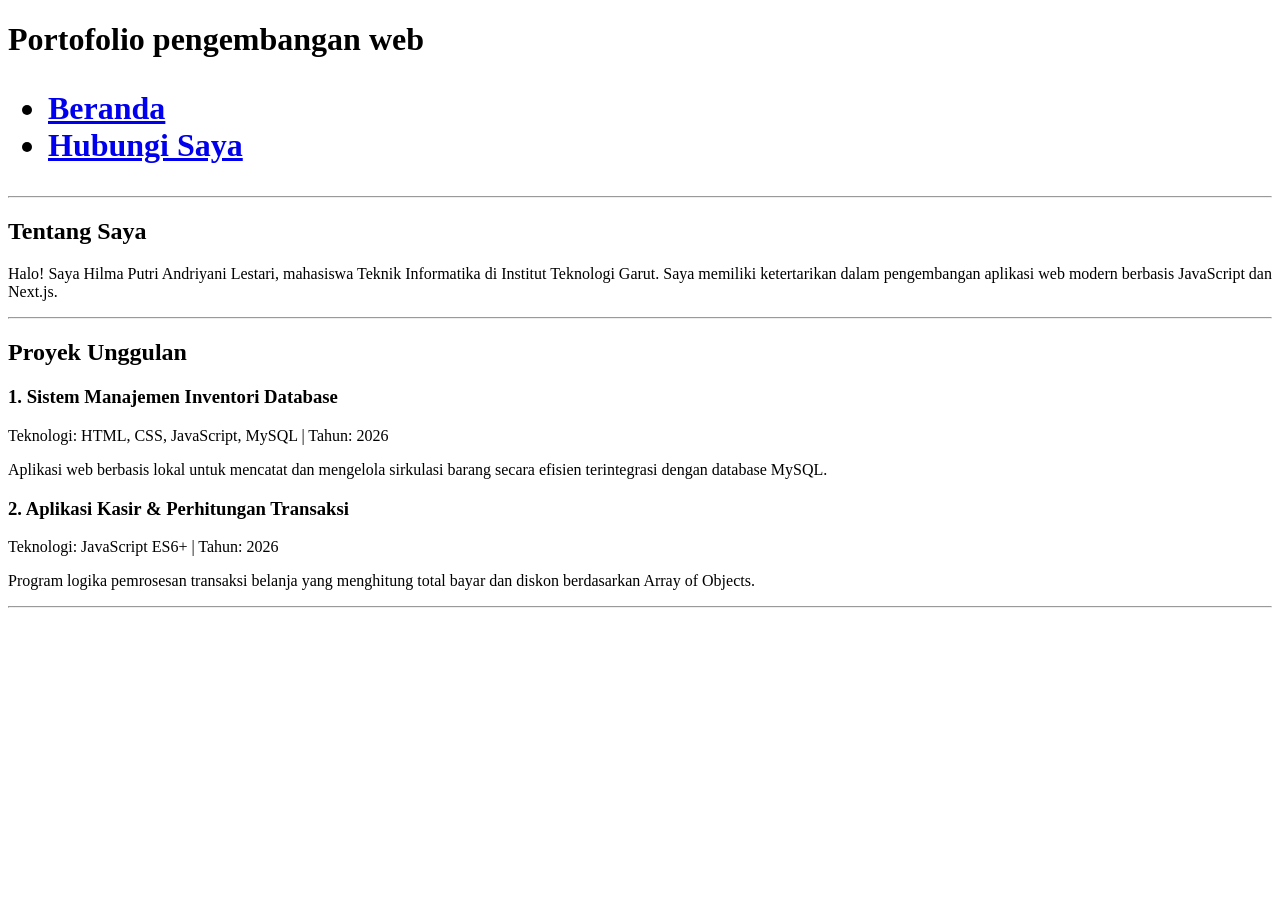
<file: P2/index.html>
<!DOCTYPE html>
<html lang="id">
<head>
 <meta charset="UTF-8">
 <meta name="viewport" content="width=device-width, initial-scale=1.0">
 <title>Modul 2 - Web Portofolio Mahasiswa</title>
</head>
<body>
    <header>
        <h1>Portofolio pengembangan web</h1><h1>
        <nav>
            <ul>
                <li><a href="index.html">Beranda</a></li>
                <li><a href="kontak.html">Hubungi Saya</a></li>
            </ul>
        </nav>
    </header>
    <hr>
    <main>
        <section id="tentang">
            <h2>Tentang Saya</h2>
            <p>Halo! Saya Hilma Putri Andriyani Lestari, mahasiswa Teknik Informatika di Institut Teknologi Garut. Saya memiliki ketertarikan dalam pengembangan aplikasi web modern berbasis JavaScript dan Next.js.</p>
        </section>
        <hr>
        <section id="proyek">
            <h2>Proyek Unggulan</h2>
            <article>
                <header>
                    <h3>1. Sistem Manajemen Inventori Database</h3>
                    <p>Teknologi: HTML, CSS, JavaScript, MySQL | Tahun: <time datetime="2026">2026</time></p>
                </header>
                <p>Aplikasi web berbasis lokal untuk mencatat dan mengelola sirkulasi barang secara efisien terintegrasi dengan database MySQL.</p>
            </article>
            <article>
                <header>
                    <h3>2. Aplikasi Kasir & Perhitungan Transaksi</h3>
                    <p>Teknologi: JavaScript ES6+ | Tahun: <time datetime="2026">2026</time></p>
                </header>
                <p>Program logika pemrosesan transaksi belanja yang menghitung total bayar dan diskon berdasarkan Array of Objects.</p>
            </article>
        </section>
        <hr>
    </main>
</file>
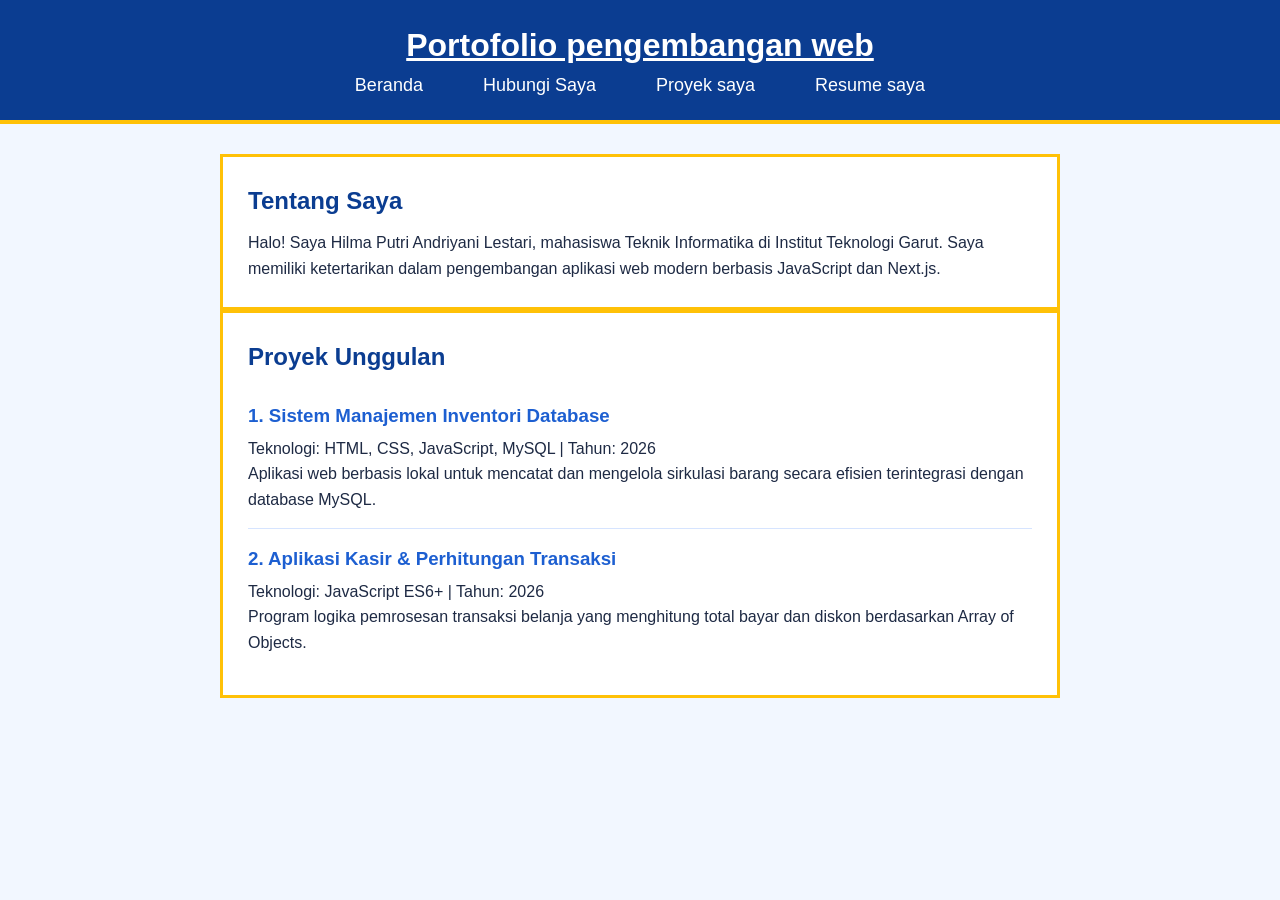
<file: P3/index.html>
<!DOCTYPE html>
<html lang="id">
<head>
 <meta charset="UTF-8">
 <meta name="viewport" content="width=device-width, initial-scale=1.0">
 <title>Modul 2 - Web Portofolio Mahasiswa</title>
 <link rel="stylesheet" href="style.css">
</head>
<body>
    <header>
        <h1>Portofolio pengembangan web</h1>
        <nav>
            <ul>
                <li><a href="index.html">Beranda</a></li>
                <li><a href="kontak.html">Hubungi Saya</a></li>
                <li><a href="project.html">Proyek saya</a></li>
                <li><a href="resume.html">Resume saya</a></li>
            </ul>
        </nav>
    </header>
    <hr>
    <main>
        <section id="tentang">
            <h2>Tentang Saya</h2>
            <p>Halo! Saya Hilma Putri Andriyani Lestari, mahasiswa Teknik Informatika di Institut Teknologi Garut. Saya memiliki ketertarikan dalam pengembangan aplikasi web modern berbasis JavaScript dan Next.js.</p>
        </section>
        <hr>
        <section id="proyek">
            <h2>Proyek Unggulan</h2>
            <article>
                <header>
                    <h3>1. Sistem Manajemen Inventori Database</h3>
                    <p>Teknologi: HTML, CSS, JavaScript, MySQL | Tahun: <time datetime="2026">2026</time></p>
                </header>
                <p>Aplikasi web berbasis lokal untuk mencatat dan mengelola sirkulasi barang secara efisien terintegrasi dengan database MySQL.</p>
            </article>
            <article>
                <header>
                    <h3>2. Aplikasi Kasir & Perhitungan Transaksi</h3>
                    <p>Teknologi: JavaScript ES6+ | Tahun: <time datetime="2026">2026</time></p>
                </header>
                <p>Program logika pemrosesan transaksi belanja yang menghitung total bayar dan diskon berdasarkan Array of Objects.</p>
            </article>
        </section>
        <hr>
    </main>
</file>
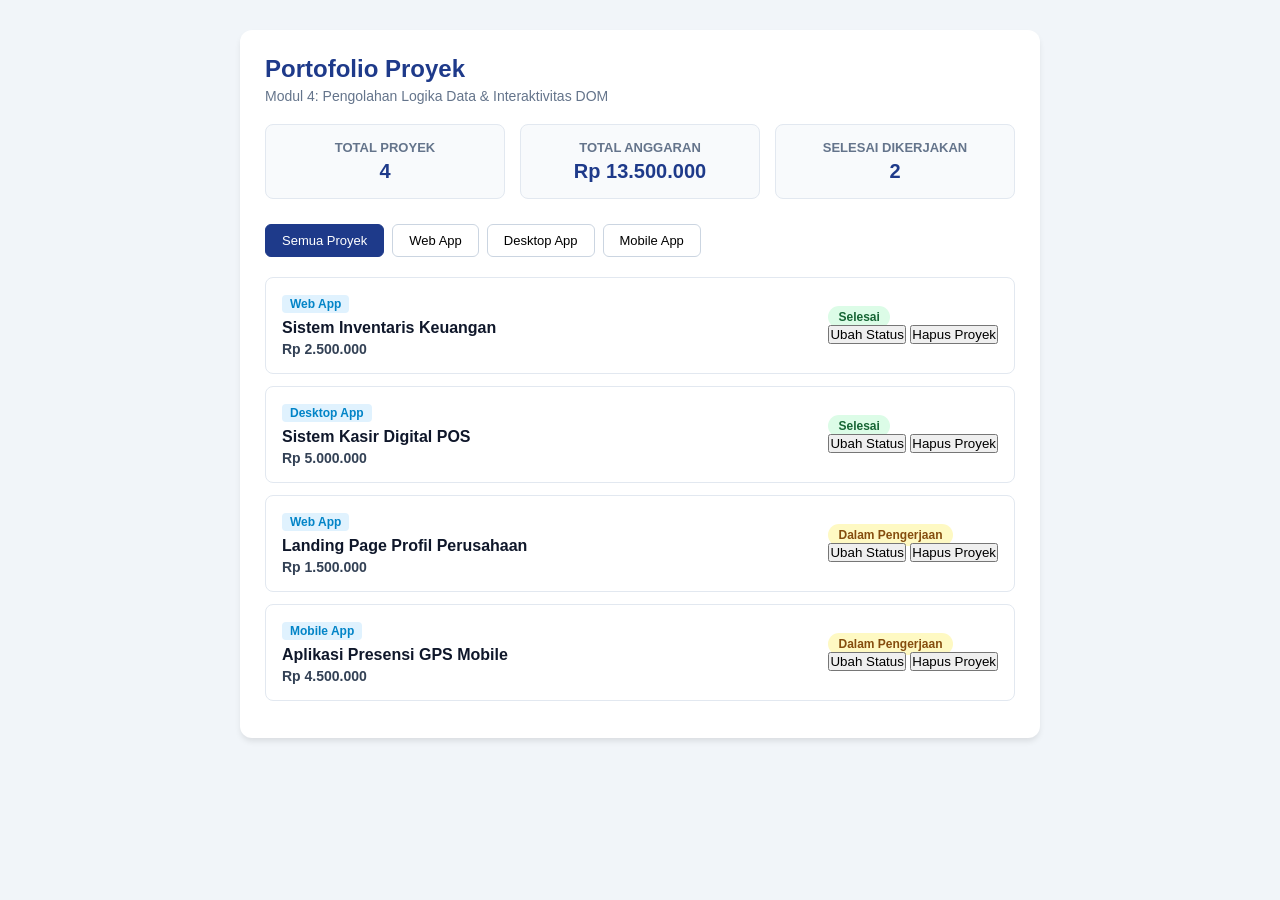
<file: P4/index.html>
<!DOCTYPE html>
<html lang="id">
<head>
  <meta charset="UTF-8">
  <meta name="viewport" content="width=device-width, initial-scale=1.0">
  <title>Dashboard Portofolio Proyek - Modul 4</title>
  <style>
    * {
      box-sizing: border-box;
      margin: 0;
      padding: 0;
      font-family: 'Segoe UI', Tahoma, Geneva, sans-serif;
    }

    body {
      background-color: #f1f5f9;
      color: #131d35;
      padding: 30px 15px;
    }

    .container {
      max-width: 800px;
      margin: 0 auto;
      background: #ffffff;
      border-radius: 12px;
      padding: 25px;
      box-shadow: 0 4px 6px -1px rgba(0, 0, 0, 0.1);
    }

    h1 {
      color: #1e3a8a;
      font-size: 24px;
      margin-bottom: 5px;
    }

    p.subtitle {
      color: #64748b;
      margin-bottom: 20px;
      font-size: 14px;
    }

    .stats-grid {
      display: grid;
      grid-template-columns: repeat(auto-fit, minmax(200px, 1fr));
      gap: 15px;
      margin-bottom: 25px;
    }

    .stat-card {
      background: #f8fafc;
      border: 1px solid #e2e8f0;
      border-radius: 8px;
      padding: 15px;
      text-align: center;
    }

    .stat-card h3 {
      font-size: 13px;
      color: #64748b;
      text-transform: uppercase;
      margin-bottom: 5px;
    }

    .stat-card p {
      font-size: 20px;
      font-weight: bold;
      color: #1e3a8a;
    }

    .filter-group {
      display: flex;
      gap: 8px;
      margin-bottom: 20px;
      flex-wrap: wrap;
    }

    .btn-filter {
      padding: 8px 16px;
      border: 1px solid #cbd5e1;
      background: #ffffff;
      border-radius: 6px;
      cursor: pointer;
      font-size: 13px;
      font-weight: 500;
      transition: all 0.2s;
    }

    .btn-filter.active,
    .btn-filter:hover {
      background: #1e3a8a;
      color: #ffffff;
      border-color: #1e3a8a;
    }

    .project-card {
      border: 1px solid #e2e8f0;
      border-radius: 8px;
      padding: 16px;
      margin-bottom: 12px;
      display: flex;
      justify-content: space-between;
      align-items: center;
      background: #ffffff;
      transition: transform 0.15s ease;
    }

    .project-card:hover {
      transform: translateY(-2px);
      box-shadow: 0 4px 6px rgba(0, 0, 0, 0.05);
    }

    .project-info h4 {
      font-size: 16px;
      color: #0f172a;
      margin-bottom: 4px;
    }

    .project-category {
      display: inline-block;
      font-size: 12px;
      color: #0284c7;
      background: #e0f2fe;
      padding: 2px 8px;
      border-radius: 4px;
      margin-bottom: 6px;
      font-weight: 600;
    }

    .project-budget {
      font-size: 14px;
      color: #334155;
      font-weight: 600;
    }

    .badge {
      padding: 4px 10px;
      border-radius: 20px;
      font-size: 12px;
      font-weight: 600;
    }

    .badge-success {
      background: #dcfce7;
      color: #166534;
    }

    .badge-pending {
      background: #fef9c3;
      color: #854d0e;
    }
  </style>
</head>
<body>

  <div class="container">
    <h1>Portofolio Proyek</h1>
    <p class="subtitle">Modul 4: Pengolahan Logika Data & Interaktivitas DOM</p>

    <!-- Kartu Ringkasan Statistik -->
    <div class="stats-grid">
      <div class="stat-card">
        <h3>Total Proyek</h3>
        <p id="stat-total-projects">0</p>
      </div>
      <div class="stat-card">
        <h3>Total Anggaran</h3>
        <p id="stat-total-budget">Rp 0</p>
      </div>
      <div class="stat-card">
        <h3>Selesai Dikerjakan</h3>
        <p id="stat-completed-projects">0</p>
      </div>
    </div>

    <!-- Tombol Filter Kategori -->
    <div class="filter-group">
      <button class="btn-filter active" data-category="Semua">Semua Proyek</button>
      <button class="btn-filter" data-category="Web App">Web App</button>
      <button class="btn-filter" data-category="Desktop App">Desktop App</button>
      <button class="btn-filter" data-category="Mobile App">Mobile App</button>
    </div>

    <!-- Kontainer Daftar Proyek -->
    <div id="project-list"></div>
  </div>

  <script src="main.js"></script>
</body>
</html>
</file>
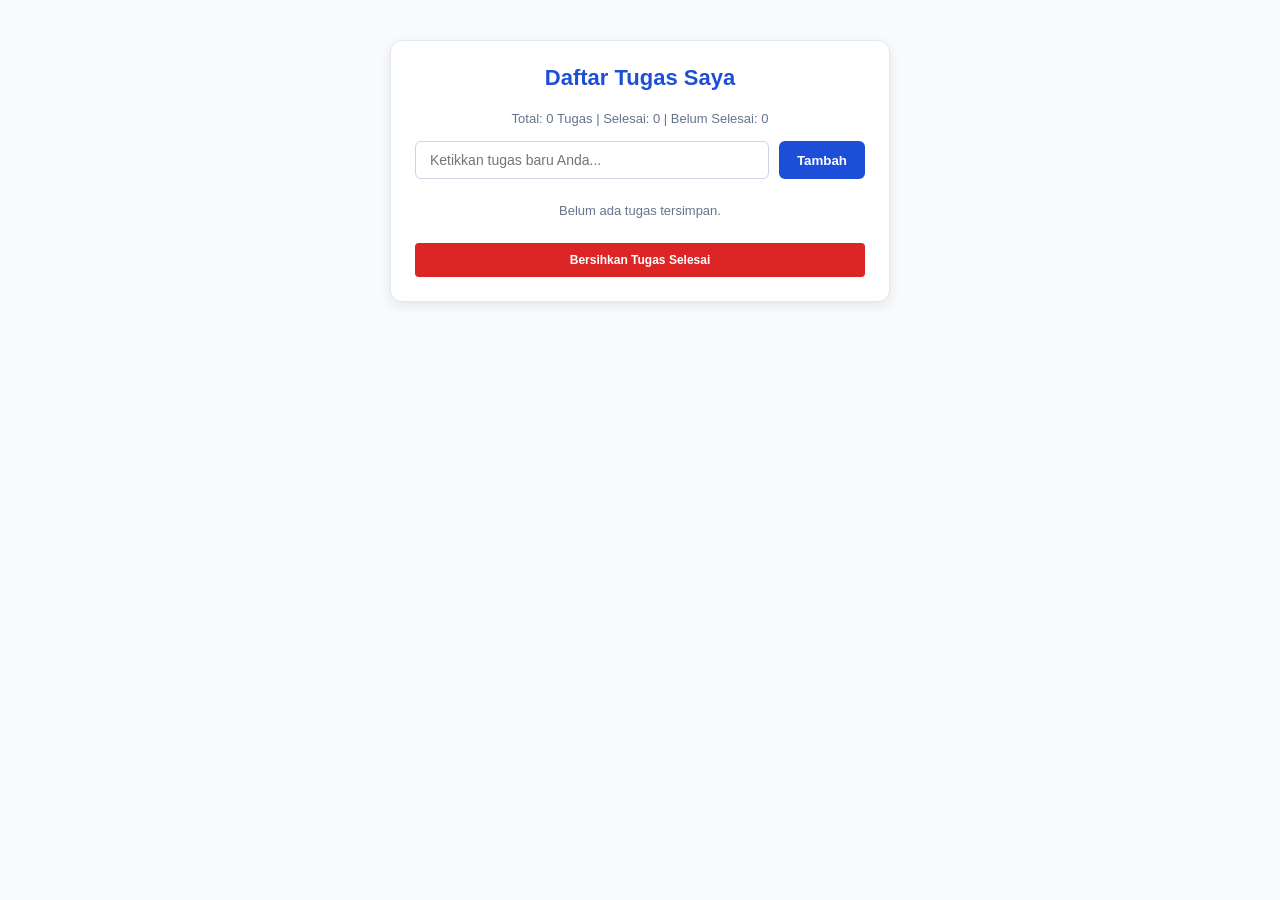
<file: P5/index.html>
<!DOCTYPE html>
<html lang="id">
<head>
    <meta charset="UTF-8">
    <meta name="viewport" content="width=device-width, initial-scale=1.0">
    <title>Aplikasi To-Do List - Modul 5</title>
    <link rel="stylesheet" href="style.css">
</head>
<body>
<div class="todo-app">
  <h2>Daftar Tugas Saya</h2>

  <!-- Fitur 1: Elemen Penghitung Tugas -->
  <div id="taskCounter" style="text-align: center; font-size: 13px; color: #64748b; margin-bottom: 15px;">
    Total: 0 Tugas | Selesai: 0 | Belum Selesai: 0
  </div>

  <!-- Form Input Tugas -->
  <form id="todoForm" novalidate>
    <div class="input-section">
      <input type="text" id="taskInput" placeholder="Ketikkan tugas baru Anda...">
      <button type="submit" class="add-btn">Tambah</button>
    </div>
    <div class="error-message" id="inputError">
      Tugas tidak boleh kosong atau kurang dari 3 karakter!
    </div>
  </form>

  <!-- Daftar Tugas -->
  <ul class="todo-list" id="todoList"></ul>

  <!-- Fitur 2: Tombol Bersihkan Tugas Selesai -->
  <button id="clearCompletedBtn" class="action-btn delete-btn" style="width: 100%; margin-top: 15px; padding: 10px;">
    Bersihkan Tugas Selesai
  </button>
</div>

    <script src="script.js"></script>
</body>
</html>
</file>
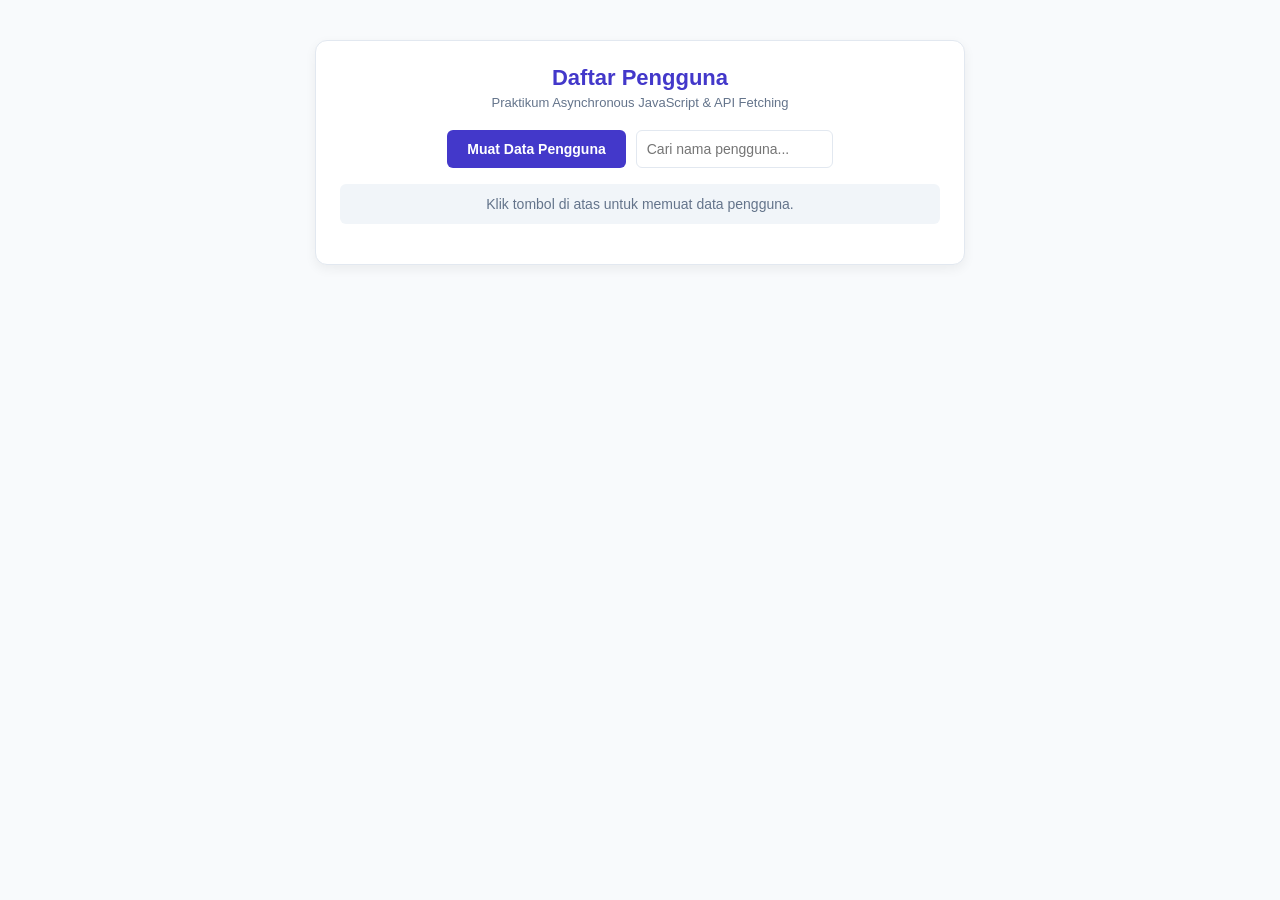
<file: P6/index.html>
<!DOCTYPE html>
<html lang="id">
<head>
  <meta charset="UTF-8">
  <meta name="viewport" content="width=device-width, initial-scale=1.0">
  <title>Modul 6 User Directory App</title>
  <link rel="stylesheet" href="style.css">
</head>
<body>
  <div class="container">
    <h2>Daftar Pengguna</h2>
    <p class="subtitle">Praktikum Asynchronous JavaScript & API Fetching</p>
    
    <!-- Tombol Aksi & Input Pencarian -->
    <div class="actions-bar">
      <button id="btnFetch" class="btn-primary">Muat Data Pengguna</button>
      <input type="text" id="searchInput" placeholder="Cari nama pengguna..." style="margin-left: 10px; padding: 10px; border-radius: 6px; border: 1px solid #e2e8f0; font-size: 14px;">
    </div>

    <!-- Indikator Status -->
    <div id="statusMessage" class="status-msg">Klik tombol di atas untuk memuat data pengguna.</div>

    <!-- Kontainer Kartu Pengguna -->
    <div id="userList" class="user-grid"></div>
  </div>

  <script src="script.js"></script>
</body>
</html>
</file>
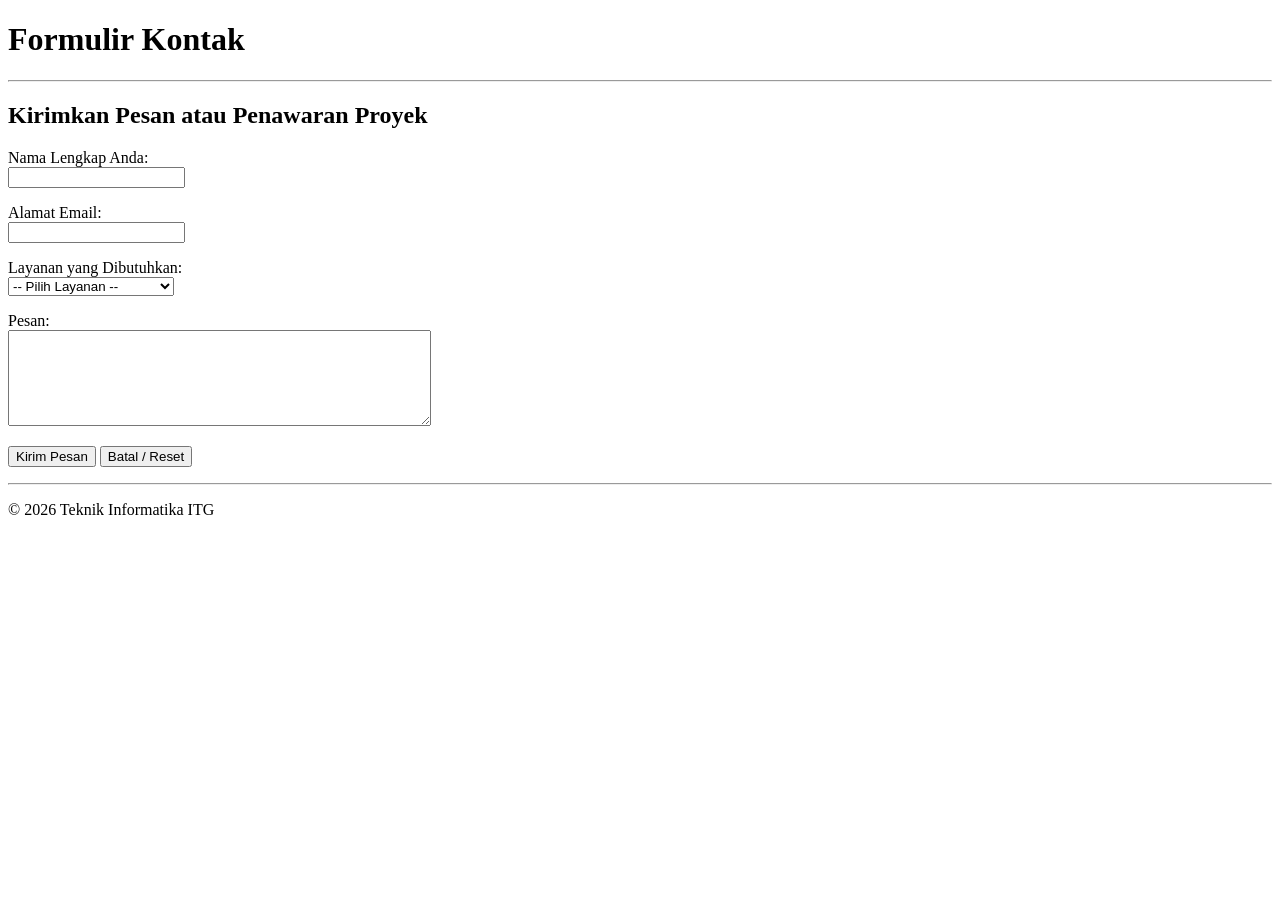
<file: P2/kontak.html>
<!DOCTYPE html>
<html lang="id">
<head>
    <meta charset="UTF-8">
    <meta name="viewport" content="width=device-width, initial-scale=1.0">
    <title>Modul 2 - Form Kontak</title>
</head>
<body>
    <header>
        <h1>Formulir Kontak</h1>
    </header>
    <hr>
    <main>
        <section>
            <h2>Kirimkan Pesan atau Penawaran Proyek</h2>
            <form>

                <p>
                    <label for="nama_pengirim">Nama Lengkap Anda:</label><br>
                    <input type="text" id="nama_pengirim" name="nama_pengirim">
                </p>
                <p>
                    <label for="email_pengirim">Alamat Email:</label><br>
                    <input type="email" id="email_pengirim" name="email_pengirim">
                </p>
                <p>
                    <label for="jenis_layanan">Layanan yang Dibutuhkan:</label><br>
                    <select id="jenis_layanan" name="jenis_layanan">
                        <option value="">-- Pilih Layanan --</option>
                        <option value="web">Pembuatan Web</option>
                        <option value="app">Pengembangan Aplikasi</option>
                        <option value="other">Lain-lain</option>
                    </select>
                </p>
                <p>
                    <label for="pesan">Pesan:</label><br>
                    <textarea id="pesan" name="pesan" rows="6" cols="50"></textarea>
                </p>
                <p>
                    <button type="submit">Kirim Pesan</button>
                    <button type="reset">Batal / Reset</button>
                </p>
            </form>
        </section>
    </main>
    <hr>
    <footer>
        <p>&copy; 2026 Teknik Informatika ITG</p>
    </footer>
</body>
</html>
</file>
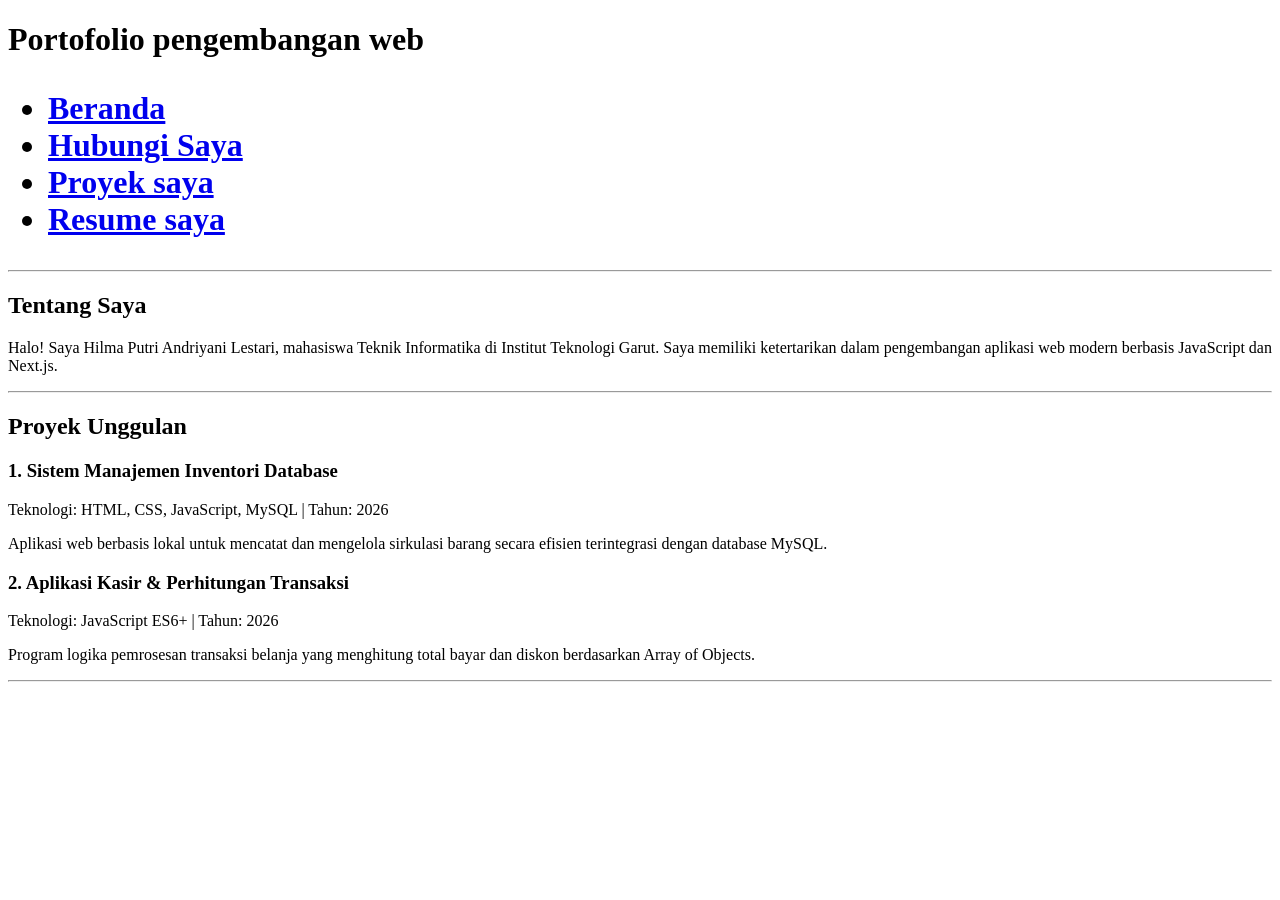
<file: P2/project.html>
<!DOCTYPE html>
<html lang="id">
<head>
 <meta charset="UTF-8">
 <meta name="viewport" content="width=device-width, initial-scale=1.0">
 <title>Modul 2 - Web Portofolio Mahasiswa</title>
</head>
<body>
    <header>
        <h1>Portofolio pengembangan web</h1><h1>
        <nav>
            <ul>
                <li><a href="index.html">Beranda</a></li>
                <li><a href="kontak.html">Hubungi Saya</a></li>
                <li><a href="project.html">Proyek saya</a></li>
                <li><a href="resume.html">Resume saya</a></li>
            </ul>
        </nav>
    </header>
    <hr>
    <main>
        <section id="tentang">
            <h2>Tentang Saya</h2>
            <p>Halo! Saya Hilma Putri Andriyani Lestari, mahasiswa Teknik Informatika di Institut Teknologi Garut. Saya memiliki ketertarikan dalam pengembangan aplikasi web modern berbasis JavaScript dan Next.js.</p>
        </section>
        <hr>
        <section id="proyek">
            <h2>Proyek Unggulan</h2>
            <article>
                <header>
                    <h3>1. Sistem Manajemen Inventori Database</h3>
                    <p>Teknologi: HTML, CSS, JavaScript, MySQL | Tahun: <time datetime="2026">2026</time></p>
                </header>
                <p>Aplikasi web berbasis lokal untuk mencatat dan mengelola sirkulasi barang secara efisien terintegrasi dengan database MySQL.</p>
            </article>
            <article>
                <header>
                    <h3>2. Aplikasi Kasir & Perhitungan Transaksi</h3>
                    <p>Teknologi: JavaScript ES6+ | Tahun: <time datetime="2026">2026</time></p>
                </header>
                <p>Program logika pemrosesan transaksi belanja yang menghitung total bayar dan diskon berdasarkan Array of Objects.</p>
            </article>
        </section>
        <hr>
    </main>
</file>
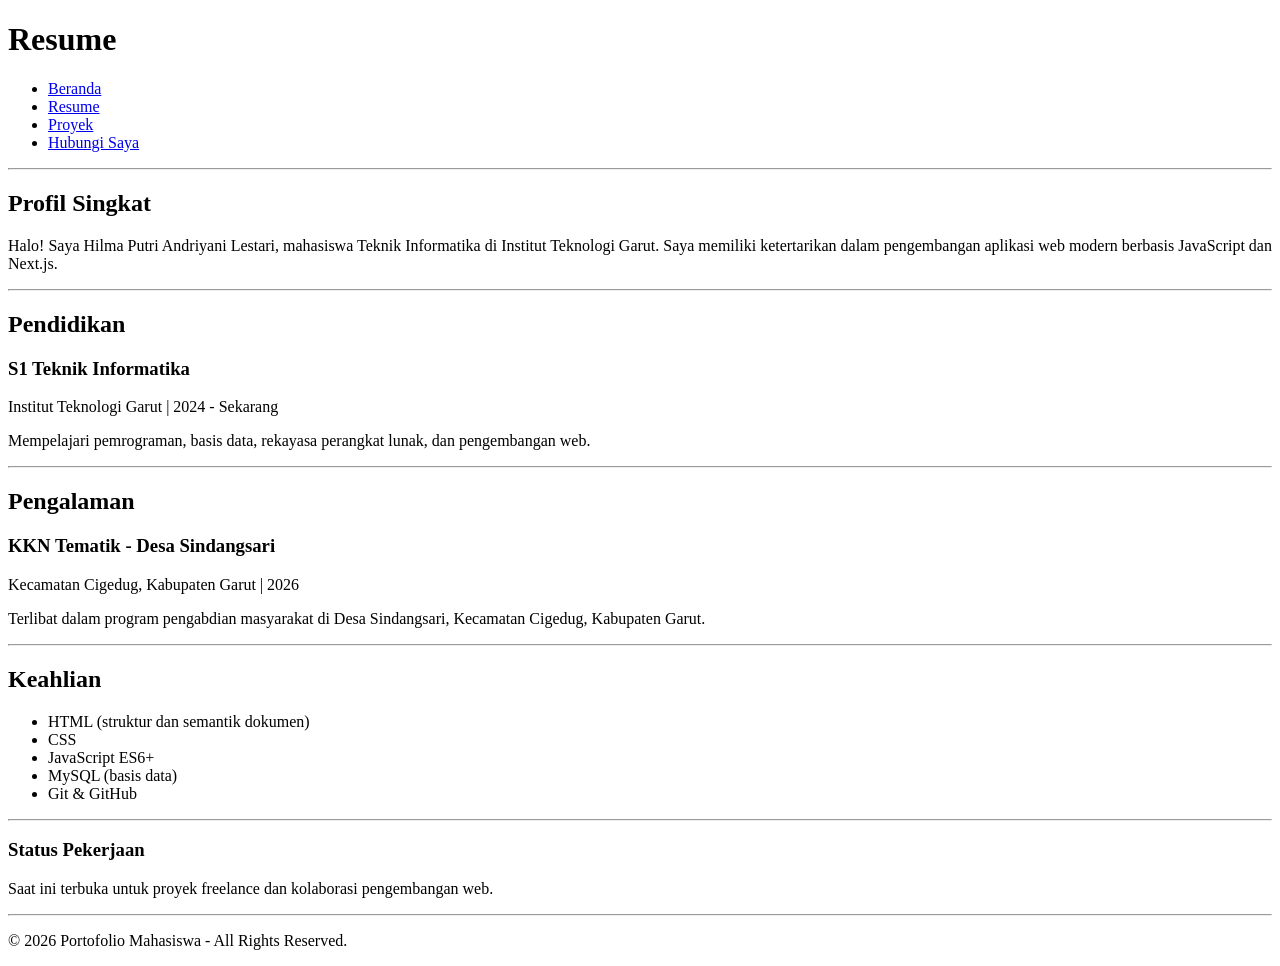
<file: P2/resume.html>
<!DOCTYPE html>
<html lang="id">
<head>
    <meta charset="UTF-8">
    <meta name="viewport" content="width=device-width, initial-scale=1.0">
    <title>Modul 2 - Resume Mahasiswa</title>
</head>
<body>
    <header>
        <h1>Resume</h1>
        <nav>
            <ul>
                <li><a href="index.html">Beranda</a></li>
                <li><a href="resume.html">Resume</a></li>
                <li><a href="project.html">Proyek</a></li>
                <li><a href="kontak.html">Hubungi Saya</a></li>
            </ul>
        </nav>
    </header>
    <hr>
    <main>
        <section id="profil">
            <h2>Profil Singkat</h2>
            <p>Halo! Saya Hilma Putri Andriyani Lestari, mahasiswa Teknik Informatika di Institut Teknologi Garut. Saya memiliki ketertarikan dalam pengembangan aplikasi web modern berbasis JavaScript dan Next.js.</p>
        </section>
        <hr>
        <section id="pendidikan">
            <h2>Pendidikan</h2>
            <article>
                <header>
                    <h3>S1 Teknik Informatika</h3>
                    <p>Institut Teknologi Garut | <time datetime="2024">2024</time> - Sekarang</p>
                </header>
                <p>Mempelajari pemrograman, basis data, rekayasa perangkat lunak, dan pengembangan web.</p>
            </article>
        </section>
        <hr>
        <section id="pengalaman">
            <h2>Pengalaman</h2>
            <article>
                <header>
                    <h3>KKN Tematik - Desa Sindangsari</h3>
                    <p>Kecamatan Cigedug, Kabupaten Garut | <time datetime="2026">2026</time></p>
                </header>
                <p>Terlibat dalam program pengabdian masyarakat di Desa Sindangsari, Kecamatan Cigedug, Kabupaten Garut.</p>
            </article>
        </section>
        <hr>
        <section id="keahlian">
            <h2>Keahlian</h2>
            <ul>
                <li>HTML (struktur dan semantik dokumen)</li>
                <li>CSS</li>
                <li>JavaScript ES6+</li>
                <li>MySQL (basis data)</li>
                <li>Git &amp; GitHub</li>
            </ul>
        </section>
    </main>
    <hr>
    <aside>
        <h3>Status Pekerjaan</h3>
        <p>Saat ini terbuka untuk proyek freelance dan kolaborasi pengembangan web.</p>
    </aside>
    <hr>
    <footer>
        <p>&copy; 2026 Portofolio Mahasiswa - All Rights Reserved.</p>
    </footer>
</body>
</html>
</file>
<file: P3/style.css>
/* Reset */
* {
  margin: 0;
  padding: 0;
  box-sizing: border-box;
}
 
body {
  font-family: 'Poppins', 'Segoe UI', sans-serif;
  background-color: #f2f7ff;
  color: #1e2a44;
  line-height: 1.6;
}
 
/* Header */
body > header {
  background-color: #0b3d91;
  color: #ffffff;
  padding: 20px;
  border-bottom: 4px solid #ffc107;
}
 
body > header h1 {
  text-decoration: underline;
  max-width: 1000px;
  margin: auto;
  text-align:center;
}
 
/* Navigation */
nav {
  max-width: 1000px;
  margin: auto;
}
 
nav ul {
  display: flex;
  gap: 60px;
  list-style: none;
  justify-content: center;
  font-size: 18px;
}
 
nav a {
  color: #ffffff;
  text-decoration: none;
}
 
nav a:hover {
  color: #ffc107;
}
 
/* Main */
main {
  max-width: 900px;
  margin: 30px auto;
  padding: 0 30px;
}
 
section {
  background-color: #ffffff;
  padding: 25px;
  border: 3px solid #ffc107;
}
 
/* Gambar */
main img {
  display: block;
  max-width: 100%;
  height: auto;
  margin: 0;
}
 
/* Judul */
h2 {
  margin-bottom: 10px;
  color: #0b3d91;
}
 
h3 {
  margin-bottom: 5px;
  color: #1d5fd1;
}
 
/* Project */
#project {
  grid-template-columns: repeat(auto-fit, minmax(250px, 1fr));
  margin-top: 30px;
}
 
article {
  padding: 15px 0;
  border-bottom: 1px solid #d6e4ff;
}
 
article:last-child {
  border-bottom: none;
}
 
/* Form */
form {
  margin-top: 20px;
}
 
form p {
  margin-bottom: 15px;
}
 
label {
  display: inline-block;
  margin-bottom: 5px;
  color: #0b3d91;
  font-weight: 500;
}
 
input[type="text"],
input[type="email"],
select,
textarea {
  width: 100%;
  padding: 9px;
  border: 1px solid #9db9ec;
  background-color: #ffffff;
  color: #1e2a44;
  font-family: 'Poppins', 'Segoe UI', sans-serif;
}
 
input[type="text"]:focus,
input[type="email"]:focus,
select:focus,
textarea:focus {
  outline: none;
  border-color: #ffc107;
}
 
textarea {
  resize: vertical;
}
 
button {
  padding: 9px 15px;
  border: none;
  background-color: #0b3d91;
  color: #ffffff;
  font-family: 'Poppins', 'Segoe UI', sans-serif;
  cursor: pointer;
}
 
button[type="reset"] {
  background-color: #ffc107;
  color: #0b3d91;
}
 
button:hover {
  opacity: 0.8;
}
 
/* Aside */
aside {
  max-width: 900px;
  margin: 30px auto;
  padding: 20px;
  background-color: #ffffff;
  border-left: 4px solid #ffc107;
}
 
/* Footer */
footer {
  padding: 20px;
  text-align: center;
  background-color: #0b3d91;
  color: #ffffff;
  font-size: 14px;
  border-top: 4px solid #ffc107;
}
 
/* Garis <hr> */
hr {
  display: none;
}
 
/* Tampilan HP */
@media (max-width: 700px) {
  nav ul {
    flex-direction: column;
    gap: 8px;
  }
 
  main {
    margin-top: 15px;
  }
 
  main img {
    margin: 0 auto;
  }
 
  section {
    padding: 20px;
  }
}
</file>
<file: P5/style.css>
* { box-sizing: border-box; margin: 0; padding: 0; }
body {
 font-family: 'Segoe UI', Tahoma, Geneva, Verdana, sans-serif;
 background-color: #f8fafc; color: #1e293b; padding: 40px 20px; display: flex;
 justify-content: center;
}
.todo-app {
 background: #ffffff; width: 100%; max-width: 500px; padding: 24px; border-radius: 12px;
 border: 1px solid #e2e8f0; box-shadow: 0 4px 12px rgba(0, 0, 0, 0.08);
}
h2 { color: #1d4ed8; margin-bottom: 20px; text-align: center; font-size: 22px; }
.input-section { display: flex; gap: 10px; margin-bottom: 8px; }
input[type="text"] {
 flex: 1; padding: 10px 14px; border: 1px solid #cbd5e1; border-radius: 6px; font-size: 14px; outline: none;
}
input[type="text"].error { border-color: #dc3545; background-color: #fff5f5; }
button.add-btn {
 background-color: #1d4ed8; color: white; border: none; padding: 10px 18px;
 border-radius: 6px; font-weight: bold; cursor: pointer;
}
button.add-btn:hover { background-color: #1e40af; }
.error-message { color: #dc3545; font-size: 12px; margin-bottom: 14px; display: none; }
.todo-list { list-style: none; margin-top: 14px; }
.todo-item {
 display: flex; align-items: center; justify-content: space-between;
 padding: 10px 12px; background-color: #f1f5f9; border-radius: 6px; margin-bottom: 8px;
}
.todo-item.completed { border-left-color: #16a34a; opacity: 0.7; }
.todo-item.completed .todo-text { text-decoration: line-through; color: #64748b; }
.todo-text { font-size: 14px; flex: 1; margin-right: 10px; }
.todo-actions { display: flex; gap: 6px; }
.action-btn {
 border: none; padding: 5px 9px; border-radius: 4px; font-size: 12px; cursor: pointer; font-weight: bold;
}
.complete-btn { background-color: #16a34a; color: white; }
.complete-btn:hover { background-color: #15803d; }
.delete-btn { background-color: #dc2626; color: white; }
.delete-btn:hover { background-color: #b91c1c; }
</file>
<file: P6/style.css>
* { box-sizing: border-box; margin: 0; padding: 0; }
body {
    font-family: 'Segoe UI', Tahoma, Geneva, Verdana, sans-serif;
    background-color: #f8fafc; color: #1e293b; padding: 40px 20px;
    display: flex; justify-content: center;
}
.container {
    background: #ffffff; width: 100%; max-width: 650px; padding: 24px;
    border-radius: 12px; border: 1px solid #e2e8f0; box-shadow: 0 4px 12px
rgba(0,0,0,0.06);
}
h2 { color: #4338ca; text-align: center; margin-bottom: 4px; font-size: 22px; }
.subtitle { color: #64748b; text-align: center; font-size: 13px; margin-bottom: 20px;
}
.actions-bar { display: flex; justify-content: center; margin-bottom: 16px; }
button.btn-primary {
    background-color: #4338ca; color: white; border: none; padding: 10px 20px;
    border-radius: 6px; font-weight: bold; cursor: pointer; font-size: 14px;
    transition: background-color 0.2s;
}
button.btn-primary:hover { background-color: #3730a3; }
button:disabled { background-color: #94a3b8; cursor: not-allowed; }
.status-msg {
    text-align: center; font-size: 14px; color: #64748b; padding: 12px;
    border-radius: 6px; background-color: #f1f5f9; margin-bottom: 16px;
}
.status-msg.error { background-color: #fef2f2; color: #dc2626; border: 1px solid
#fecaca; }
.user-grid {
    display: grid; grid-template-columns: repeat(auto-fit, minmax(250px, 1fr));
    gap: 12px;
}
.user-card {
    background: #ffffff; border: 1px solid #e2e8f0; border-radius: 8px; padding: 14px;
}
.user-name { font-size: 15px; font-weight: bold; color: #0f172a; margin-bottom: 4px; }
.user-email { font-size: 13px; color: #0284c7; margin-bottom: 4px; }
.user-company { font-size: 12px; color: #64748b; }
</file>
